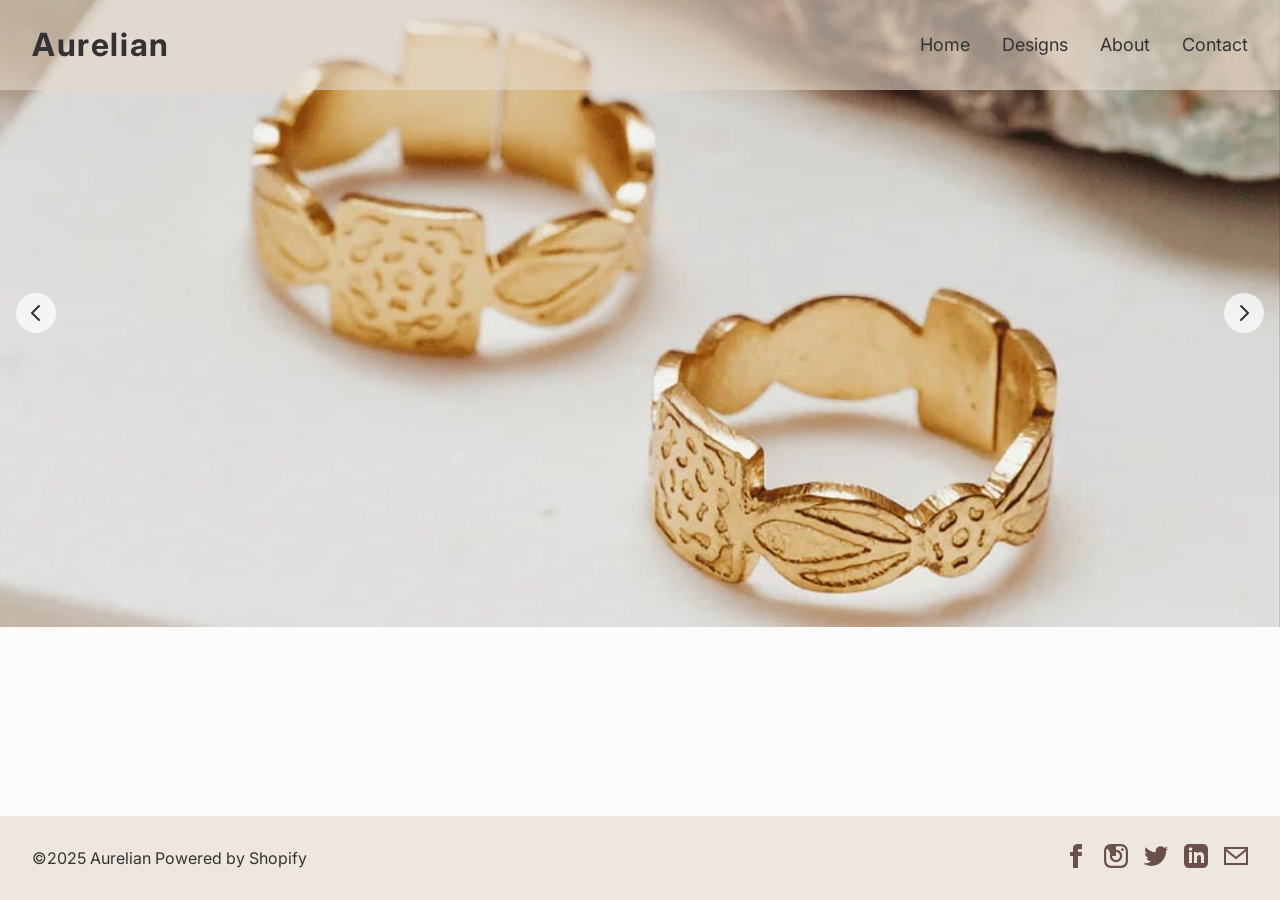
<file: index.html>
<!DOCTYPE html>
<html lang="en">
<head>
    <meta charset="UTF-8">
    <meta name="viewport" content="width=device-width, initial-scale=1.0">
    <title>Aurelian - Home</title>
    <link rel="preconnect" href="https://fonts.googleapis.com">
    <link rel="preconnect" href="https://fonts.gstatic.com" crossorigin>
    <link href="https://fonts.googleapis.com/css2?family=Inter:wght@400;500;700&display=swap" rel="stylesheet">
    <link rel="stylesheet" href="style.css">
    <script src="script.js" defer></script>
</head>
<body class="home-page"> 
    
    <div class="container">
        <!-- Header Section -->
        <header class="main-header bg-brand-beige-home">
            <h1 class="logo">Aurelian</h1>
            <nav class="main-nav">
                <ul>
                    <li><a href="index.html">Home</a></li>
                    <li><a href="designs.html">Designs</a></li>
                    <li><a href="about.html">About</a></li>
                    <li><a href="contact.html">Contact</a></li>
                </ul>
            </nav>
        </header>

        <!-- Main Content Section -->
        <main class="main-content">
            <!-- Image Carousel -->
            <div id="image-carousel" class="image-carousel">
               <img src="images/ring/Custom Ring 1.png" alt="Handcrafted Ring 1" class="carousel-img">
                
                <!-- Left Arrow -->
                <div id="prev-btn" class="slider-arrow arrow-left">
                    <svg xmlns="http://www.w3.org/2000/svg" class="arrow-svg" fill="none" viewBox="0 0 24 24" stroke="currentColor">
                        <path stroke-linecap="round" stroke-linejoin="round" stroke-width="2" d="M15 19l-7-7 7-7" />
                    </svg>
                </div>
                <!-- Right Arrow -->
                <div id="next-btn" class="slider-arrow arrow-right">
                     <svg xmlns="http://www.w3.org/2000/svg" class="arrow-svg" fill="none" viewBox="0 0 24 24" stroke="currentColor">
                        <path stroke-linecap="round" stroke-linejoin="round" stroke-width="2" d="M9 5l7 7-7 7" />
                    </svg>
                </div>
            </div>
        </main>

        <!-- Footer Section -->
        <footer class="main-footer bg-brand-beige-home">
            <p>&copy;2025 Aurelian Powered by Shopify</p>
            <div class="social-icons">
                <!-- Social Media Icons -->
                <a href="#">
                    <svg xmlns="http://www.w3.org/2000/svg" class="social-icon" fill="currentColor" viewBox="0 0 24 24"><path d="M9 8h-3v4h3v12h5v-12h3.642l.358-4h-4v-1.667c0-.955.192-1.333 1.115-1.333h2.885v-5h-3.808c-3.596 0-5.192 1.583-5.192 4.615v3.385z"/></svg>
                </a>
                <a href="#">
                   <svg xmlns="http://www.w3.org/2000/svg" class="social-icon" fill="currentColor" viewBox="0 0 24 24"><path d="M12 2.163c3.204 0 3.584.012 4.85.07 3.252.148 4.771 1.691 4.919 4.919.058 1.265.069 1.645.069 4.85s-.011 3.584-.069 4.85c-.149 3.225-1.664 4.771-4.919 4.919-1.266.058-1.644.07-4.85.07s-3.584-.012-4.85-.07c-3.252-.148-4.771-1.691-4.919-4.919-.058-1.265-.069-1.645-.069-4.85s.011-3.584.069-4.85c.149-3.225 1.664-4.771 4.919 4.919 1.266-.057 1.644-.069 4.85-.069zm0-2.163c-3.259 0-3.667.014-4.947.072-4.358.2-6.78 2.618-6.98 6.98-.059 1.281-.073 1.689-.073 4.948s.014 3.667.072 4.947c.2 4.358 2.618 6.78 6.98 6.98 1.281.058 1.689.072 4.948.072s3.667-.014 4.947-.072c4.358-.2 6.78-2.618 6.98-6.98.059-1.281.073-1.689.073-4.948s-.014-3.667-.072-4.947c-.2-4.358-2.618-6.78-6.98-6.98-1.281-.059-1.689-.073-4.948-.073zm0 5.838c-3.403 0-6.162 2.759-6.162 6.162s2.759 6.162 6.162 6.162 6.162-2.759 6.162-6.162-2.759-6.162-6.162-6.162zm0 10.162c-2.209 0-4-1.79-4-4s1.791-4 4-4 4 1.79 4 4-1.791 4-4 4zm6.406-11.845c-.796 0-1.441.645-1.441 1.44s.645 1.44 1.441 1.44 1.441-.645 1.441-1.44-.645-1.44-1.441-1.44z"/></svg>
                </a>
                <a href="#">
                    <svg xmlns="http://www.w3.org/2000/svg" class="social-icon" fill="currentColor" viewBox="0 0 24 24"><path d="M24 4.557c-.883.392-1.832.656-2.828.775 1.017-.609 1.798-1.574 2.167-2.724-.951.564-2.005.974-3.127 1.195-.897-.957-2.178-1.555-3.594-1.555-3.179 0-5.515 2.966-4.797 6.045-4.091-.205-7.719-2.165-10.148-5.144-1.29 2.213-.669 5.108 1.523 6.574-.806-.026-1.566-.247-2.229-.616v.064c0 2.296 1.634 4.212 3.802 4.652-.707.192-1.462.216-2.212.084.618 1.932 2.413 3.334 4.543 3.374-1.895 1.487-4.288 2.22-6.885 2.22-.447 0-.89-.026-1.328-.076 2.451 1.575 5.373 2.493 8.548 2.493 9.441 0 14.61-7.843 14.61-14.61 0-.223-.005-.446-.014-.668.998-.722 1.865-1.625 2.551-2.646z"/></svg>
                </a>
                 <a href="#">
                    <svg xmlns="http://www.w3.org/2000/svg" class="social-icon" fill="currentColor" viewBox="0 0 24 24"><path d="M19 0h-14c-2.761 0-5 2.239-5 5v14c0 2.761 2.239 5 5 5h14c2.762 0 5-2.239 5-5v-14c0-2.761-2.238-5-5-5zm-11 19h-3v-11h3v11zm-1.5-12.268c-.966 0-1.75-.79-1.75-1.764s.784-1.764 1.75-1.764 1.75.79 1.75 1.764-.783 1.764-1.75 1.764zm13.5 12.268h-3v-5.604c0-3.368-4-3.113-4 0v5.604h-3v-11h3v1.765c1.396-2.586 7-2.777 7 2.476v6.759z"/></svg>
                </a>
                <a href="#">
                    <svg xmlns="http://www.w3.org/2000/svg" class="social-icon" fill="currentColor" viewBox="0 0 24 24"><path d="M0 3v18h24v-18h-24zm21.518 2l-9.518 7.713-9.518-7.713h19.036zm-19.518 14v-11.817l10 8.104 10-8.104v11.817h-20z"/></svg>
                </a>
            </div>
        </footer>
    </div>
    <script src="script.js"></script>
</body>
</html>
</file>
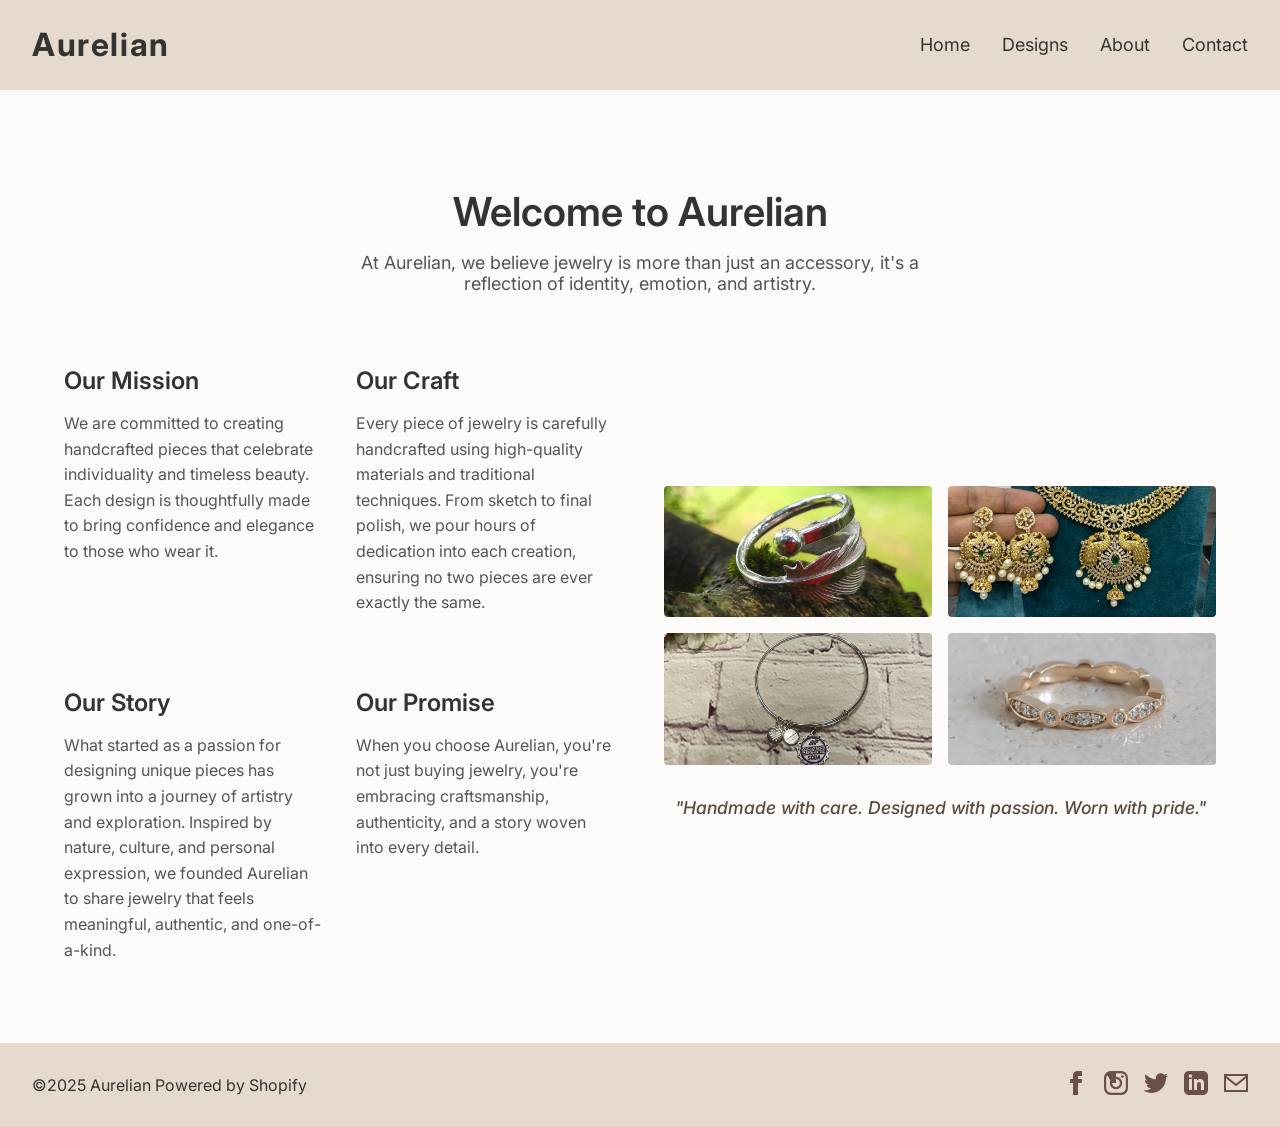
<file: about.html>
<!DOCTYPE html>
<html lang="en">
<head>
    <meta charset="UTF-8">
    <meta name="viewport" content="width=device-width, initial-scale=1.0">
    <title>Aurelian - About</title>
    <!-- Google Fonts - Inter -->
    <link rel="preconnect" href="https://fonts.googleapis.com">
    <link rel="preconnect" href="https://fonts.gstatic.com" crossorigin>
    <link href="https://fonts.googleapis.com/css2?family=Inter:wght@400;500;700&display=swap" rel="stylesheet">
    <!-- Custom Stylesheet -->
    <link rel="stylesheet" href="style.css">
</head>
<body>

    <div class="container">
        <!-- Header Section -->
        <header class="main-header bg-brand-beige">
            <h1 class="logo">Aurelian</h1>
            <nav class="main-nav">
                <ul>
                    <li><a href="index.html">Home</a></li>
                    <li><a href="designs.html">Designs</a></li>
                    <li><a href="about.html">About</a></li>
                    <li><a href="contact.html">Contact</a></li>
                </ul>
            </nav>
        </header>

        <!-- Main Content Section -->
        <main class="main-content about-page-padding">
            <section class="welcome-section">
                <h2>Welcome to Aurelian</h2>
                <p>At Aurelian, we believe jewelry is more than just an accessory, it's a reflection of identity, emotion, and artistry.</p>
            </section>

            <div class="about-grid">
                <div class="about-text-sections">
                    <div class="about-item">
                        <h3>Our Mission</h3>
                        <p>We are committed to creating handcrafted pieces that celebrate individuality and timeless beauty. Each design is thoughtfully made to bring confidence and elegance to those who wear it.</p>
                    </div>
                    <div class="about-item">
                        <h3>Our Craft</h3>
                        <p>Every piece of jewelry is carefully handcrafted using high-quality materials and traditional techniques. From sketch to final polish, we pour hours of dedication into each creation, ensuring no two pieces are ever exactly the same.</p>
                    </div>
                    <div class="about-item">
                        <h3>Our Story</h3>
                        <p>What started as a passion for designing unique pieces has grown into a journey of artistry and exploration. Inspired by nature, culture, and personal expression, we founded Aurelian to share jewelry that feels meaningful, authentic, and one-of-a-kind.</p>
                    </div>
                    <div class="about-item">
                        <h3>Our Promise</h3>
                        <p>When you choose Aurelian, you're not just buying jewelry, you're embracing craftsmanship, authenticity, and a story woven into every detail.</p>
                    </div>
                </div>

                <div class="about-images">
                    <img src="images/ring/Custom Ring 5.png" alt="Elegant ring with a blue stone" class="about-img">
                    <img src="images/necklace/Custom Necklace 5.png" alt="Beaded necklace with a leaf pendant" class="about-img">
                    <img src="images/bracelet/Custom Bracelet 10.png" alt="Ornate silver ring with a green stone" class="about-img">
                    <img src="images/ring/Custom Ring 10.png" alt="Woven bracelet with blue beads" class="about-img">
                    <p class="tagline">"Handmade with care. Designed with passion. Worn with pride."</p>
                </div>
            </div>

            
        </main>

        <!-- Footer Section -->
        <footer class="main-footer bg-brand-beige">
            <p>&copy;2025 Aurelian Powered by Shopify</p>
            <div class="social-icons">
                <!-- Social Media Icons -->
                <a href="#"><svg xmlns="http://www.w3.org/2000/svg" class="social-icon" fill="currentColor" viewBox="0 0 24 24"><path d="M9 8h-3v4h3v12h5v-12h3.642l.358-4h-4v-1.667c0-.955.192-1.333 1.115-1.333h2.885v-5h-3.808c-3.596 0-5.192 1.583-5.192 4.615v3.385z"/></svg></a>
                <a href="#"><svg xmlns="http://www.w3.org/2000/svg" class="social-icon" fill="currentColor" viewBox="0 0 24 24"><path d="M12 2.163c3.204 0 3.584.012 4.85.07 3.252.148 4.771 1.691 4.919 4.919.058 1.265.069 1.645.069 4.85s-.011 3.584-.069 4.85c-.149 3.225-1.664 4.771-4.919 4.919-1.266.058-1.644.07-4.85.07s-3.584-.012-4.85-.07c-3.252-.148-4.771-1.691-4.919-4.919-.058-1.265-.069-1.645-.069-4.85s.011-3.584.069-4.85c.149-3.225 1.664-4.771 4.919 4.919 1.266-.057 1.644-.069 4.85-.069zm0-2.163c-3.259 0-3.667.014-4.947.072-4.358.2-6.78 2.618-6.98 6.98-.059 1.281-.073 1.689-.073 4.948s.014 3.667.072 4.947c.2 4.358 2.618 6.78 6.98 6.98 1.281.058 1.689.072 4.948.072s3.667-.014 4.947-.072c4.358-.2 6.78-2.618 6.98-6.98.059-1.281.073-1.689.073-4.948s-.014-3.667-.072-4.947c-.2-4.358-2.618-6.78-6.98-6.98-1.281-.059-1.689-.073-4.948-.073zm0 5.838c-3.403 0-6.162 2.759-6.162 6.162s2.759 6.162 6.162 6.162 6.162-2.759 6.162-6.162-2.759-6.162-6.162-6.162zm0 10.162c-2.209 0-4-1.79-4-4s1.791-4 4-4 4 1.79 4 4-1.791 4-4 4zm6.406-11.845c-.796 0-1.441.645-1.441 1.44s.645 1.44 1.441 1.44 1.441-.645 1.441-1.44-.645-1.44-1.441-1.44z"/></svg></a>
                <a href="#"><svg xmlns="http://www.w3.org/2000/svg" class="social-icon" fill="currentColor" viewBox="0 0 24 24"><path d="M24 4.557c-.883.392-1.832.656-2.828.775 1.017-.609 1.798-1.574 2.167-2.724-.951.564-2.005.974-3.127 1.195-.897-.957-2.178-1.555-3.594-1.555-3.179 0-5.515 2.966-4.797 6.045-4.091-.205-7.719-2.165-10.148-5.144-1.29 2.213-.669 5.108 1.523 6.574-.806-.026-1.566-.247-2.229-.616v.064c0 2.296 1.634 4.212 3.802 4.652-.707.192-1.462.22-2.212.084.618 1.932 2.413 3.334 4.543 3.374-1.895 1.487-4.288 2.22-6.885 2.22-.447 0-.89-.026-1.328-.076 2.451 1.575 5.373 2.493 8.548 2.493 9.441 0 14.61-7.843 14.61-14.61 0-.223-.005-.446-.014-.668.998-.722 1.865-1.625 2.551-2.646z"/></svg></a>
                <a href="#"><svg xmlns="http://www.w3.org/2000/svg" class="social-icon" fill="currentColor" viewBox="0 0 24 24"><path d="M19 0h-14c-2.761 0-5 2.239-5 5v14c0 2.761 2.239 5 5 5h14c2.762 0 5-2.239 5-5v-14c0-2.761-2.238-5-5-5zm-11 19h-3v-11h3v11zm-1.5-12.268c-.966 0-1.75-.79-1.75-1.764s.784-1.764 1.75-1.764 1.75.79 1.75 1.764-.783 1.764-1.75 1.764zm13.5 12.268h-3v-5.604c0-3.368-4-3.113-4 0v5.604h-3v-11h3v1.765c1.396-2.586 7-2.777 7 2.476v6.759z"/></svg></a>
                <a href="#"><svg xmlns="http://www.w3.org/2000/svg" class="social-icon" fill="currentColor" viewBox="0 0 24 24"><path d="M0 3v18h24v-18h-24zm21.518 2l-9.518 7.713-9.518-7.713h19.036zm-19.518 14v-11.817l10 8.104 10-8.104v11.817h-20z"/></svg></a>
            </div>
        </footer>
    </div>
</body>
</html>
</file>
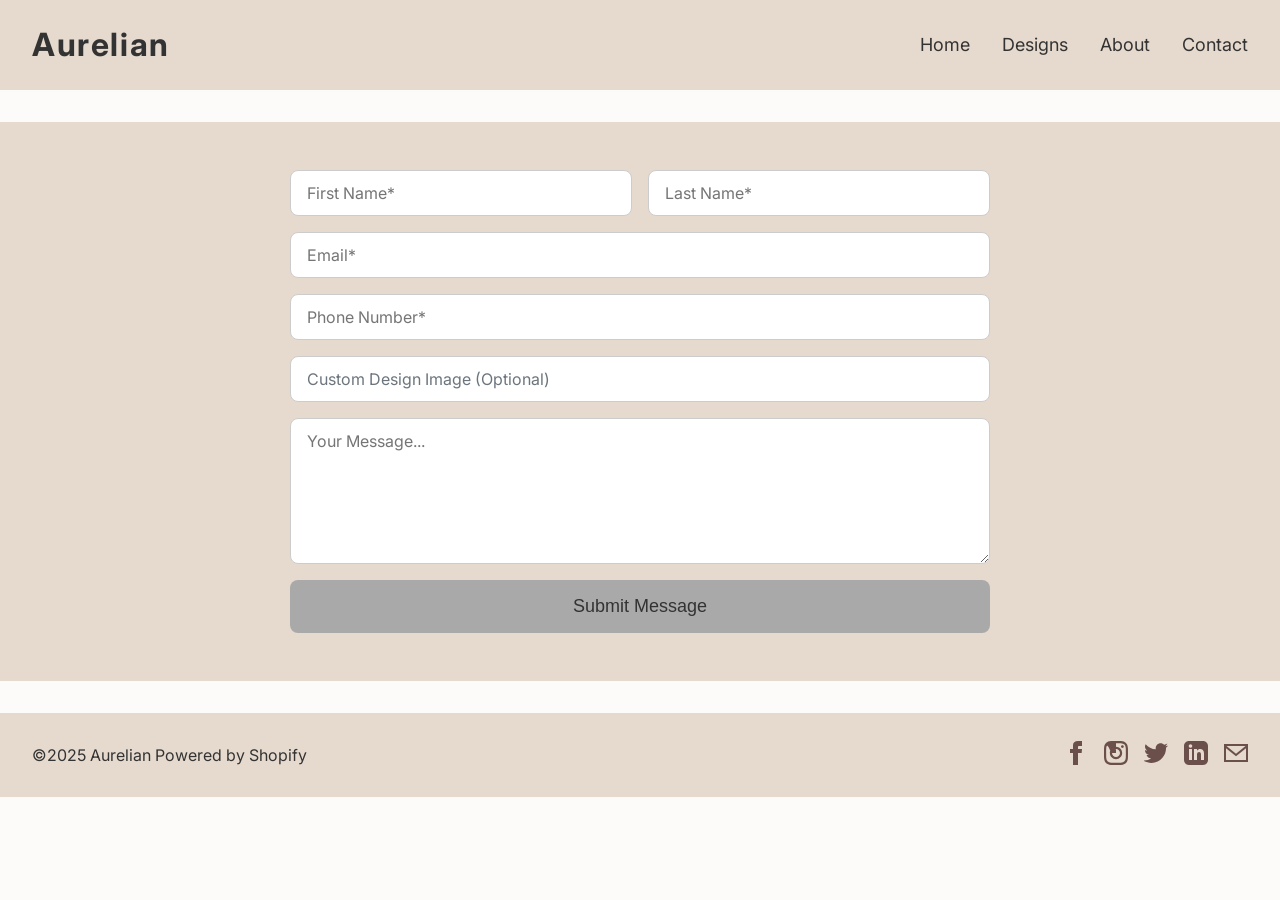
<file: contact.html>
<!DOCTYPE html>
<html lang="en">
<head>
    <meta charset="UTF-8">
    <meta name="viewport" content="width=device-width, initial-scale=1.0">
    <title>Aurelian - Contact</title>
    <!-- Google Fonts - Inter -->
    <link rel="preconnect" href="https://fonts.googleapis.com">
    <link rel="preconnect" href="https://fonts.gstatic.com" crossorigin>
    <link href="https://fonts.googleapis.com/css2?family=Inter:wght@400;500;700&display=swap" rel="stylesheet">
    <!-- Custom Stylesheet -->
    <link rel="stylesheet" href="style.css">
</head>
<body>

    <div class="container">
        <!-- Header Section -->
        <header class="main-header bg-brand-beige">
            <h1 class="logo">Aurelian</h1>
            <nav class="main-nav">
                <ul>
                    <li><a href="index.html">Home</a></li>
                    <li><a href="designs.html">Designs</a></li>
                    <li><a href="about.html">About</a></li>
                    <li><a href="contact.html">Contact</a></li>
                </ul>
            </nav>
        </header>

        <!-- Main Content Section -->
        <main class="main-content">
            <div class="contact-form-container bg-brand-beige">
                <form action="#" method="POST" class="contact-form">
                    <div class="form-row">
                        <input type="text" id="first-name" name="first-name" placeholder="First Name*" required class="form-input">
                        <input type="text" id="last-name" name="last-name" placeholder="Last Name*" required class="form-input">
                    </div>
                    <input type="email" id="email" name="email" placeholder="Email*" required class="form-input">
                    <input type="tel" id="phone" name="phone" placeholder="Phone Number*" required class="form-input">
                    <div class="file-input-wrapper">
                         <label for="custom-file" class="file-input-label">Custom Design Image (Optional)</label>
                         <input type="file" id="custom-file" name="custom-file" class="form-input-file">
                    </div>
                    <textarea id="message" name="message" rows="6" placeholder="Your Message..." class="form-textarea"></textarea>
                    <button type="submit" class="form-submit-btn">Submit Message</button>
                </form>
            </div>
        </main>

        <!-- Footer Section -->
        <footer class="main-footer bg-brand-beige">
            <p>&copy;2025 Aurelian Powered by Shopify</p>
            <div class="social-icons">
                <!-- Social Media Icons -->
                <a href="#"><svg xmlns="http://www.w3.org/2000/svg" class="social-icon" fill="currentColor" viewBox="0 0 24 24"><path d="M9 8h-3v4h3v12h5v-12h3.642l.358-4h-4v-1.667c0-.955.192-1.333 1.115-1.333h2.885v-5h-3.808c-3.596 0-5.192 1.583-5.192 4.615v3.385z"/></svg></a>
                <a href="#"><svg xmlns="http://www.w3.org/2000/svg" class="social-icon" fill="currentColor" viewBox="0 0 24 24"><path d="M12 2.163c3.204 0 3.584.012 4.85.07 3.252.148 4.771 1.691 4.919 4.919.058 1.265.069 1.645.069 4.85s-.011 3.584-.069 4.85c-.149 3.225-1.664 4.771-4.919 4.919-1.266.058-1.644.07-4.85.07s-3.584-.012-4.85-.07c-3.252-.148-4.771-1.691-4.919-4.919-.058-1.265-.069-1.645-.069-4.85s.011-3.584.069-4.85c.149-3.225 1.664-4.771 4.919 4.919 1.266-.057 1.644-.069 4.85-.069zm0-2.163c-3.259 0-3.667.014-4.947.072-4.358.2-6.78 2.618-6.98 6.98-.059 1.281-.073 1.689-.073 4.948s.014 3.667.072 4.947c.2 4.358 2.618 6.78 6.98 6.98 1.281.058 1.689.072 4.948.072s3.667-.014 4.947-.072c4.358-.2 6.78-2.618 6.98-6.98.059-1.281.073-1.689.073-4.948s-.014-3.667-.072-4.947c-.2-4.358-2.618-6.78-6.98-6.98-1.281-.059-1.689-.073-4.948-.073zm0 5.838c-3.403 0-6.162 2.759-6.162 6.162s2.759 6.162 6.162 6.162 6.162-2.759 6.162-6.162-2.759-6.162-6.162-6.162zm0 10.162c-2.209 0-4-1.79-4-4s1.791-4 4-4 4 1.79 4 4-1.791 4-4 4zm6.406-11.845c-.796 0-1.441.645-1.441 1.44s.645 1.44 1.441 1.44 1.441-.645 1.441-1.44-.645-1.44-1.441-1.44z"/></svg></a>
                <a href="#"><svg xmlns="http://www.w3.org/2000/svg" class="social-icon" fill="currentColor" viewBox="0 0 24 24"><path d="M24 4.557c-.883.392-1.832.656-2.828.775 1.017-.609 1.798-1.574 2.167-2.724-.951.564-2.005.974-3.127 1.195-.897-.957-2.178-1.555-3.594-1.555-3.179 0-5.515 2.966-4.797 6.045-4.091-.205-7.719-2.165-10.148-5.144-1.29 2.213-.669 5.108 1.523 6.574-.806-.026-1.566-.247-2.229-.616v.064c0 2.296 1.634 4.212 3.802 4.652-.707.192-1.462.22-2.212.084.618 1.932 2.413 3.334 4.543 3.374-1.895 1.487-4.288 2.22-6.885 2.22-.447 0-.89-.026-1.328-.076 2.451 1.575 5.373 2.493 8.548 2.493 9.441 0 14.61-7.843 14.61-14.61 0-.223-.005-.446-.014-.668.998-.722 1.865-1.625 2.551-2.646z"/></svg></a>
                <a href="#"><svg xmlns="http://www.w3.org/2000/svg" class="social-icon" fill="currentColor" viewBox="0 0 24 24"><path d="M19 0h-14c-2.761 0-5 2.239-5 5v14c0 2.761 2.239 5 5 5h14c2.762 0 5-2.239 5-5v-14c0-2.761-2.238-5-5-5zm-11 19h-3v-11h3v11zm-1.5-12.268c-.966 0-1.75-.79-1.75-1.764s.784-1.764 1.75-1.764 1.75.79 1.75 1.764-.783 1.764-1.75 1.764zm13.5 12.268h-3v-5.604c0-3.368-4-3.113-4 0v5.604h-3v-11h3v1.765c1.396-2.586 7-2.777 7 2.476v6.759z"/></svg></a>
                <a href="#"><svg xmlns="http://www.w3.org/2000/svg" class="social-icon" fill="currentColor" viewBox="0 0 24 24"><path d="M0 3v18h24v-18h-24zm21.518 2l-9.518 7.713-9.518-7.713h19.036zm-19.518 14v-11.817l10 8.104 10-8.104v11.817h-20z"/></svg></a>
            </div>
        </footer>
    </div>
</body>
</html>
</file>
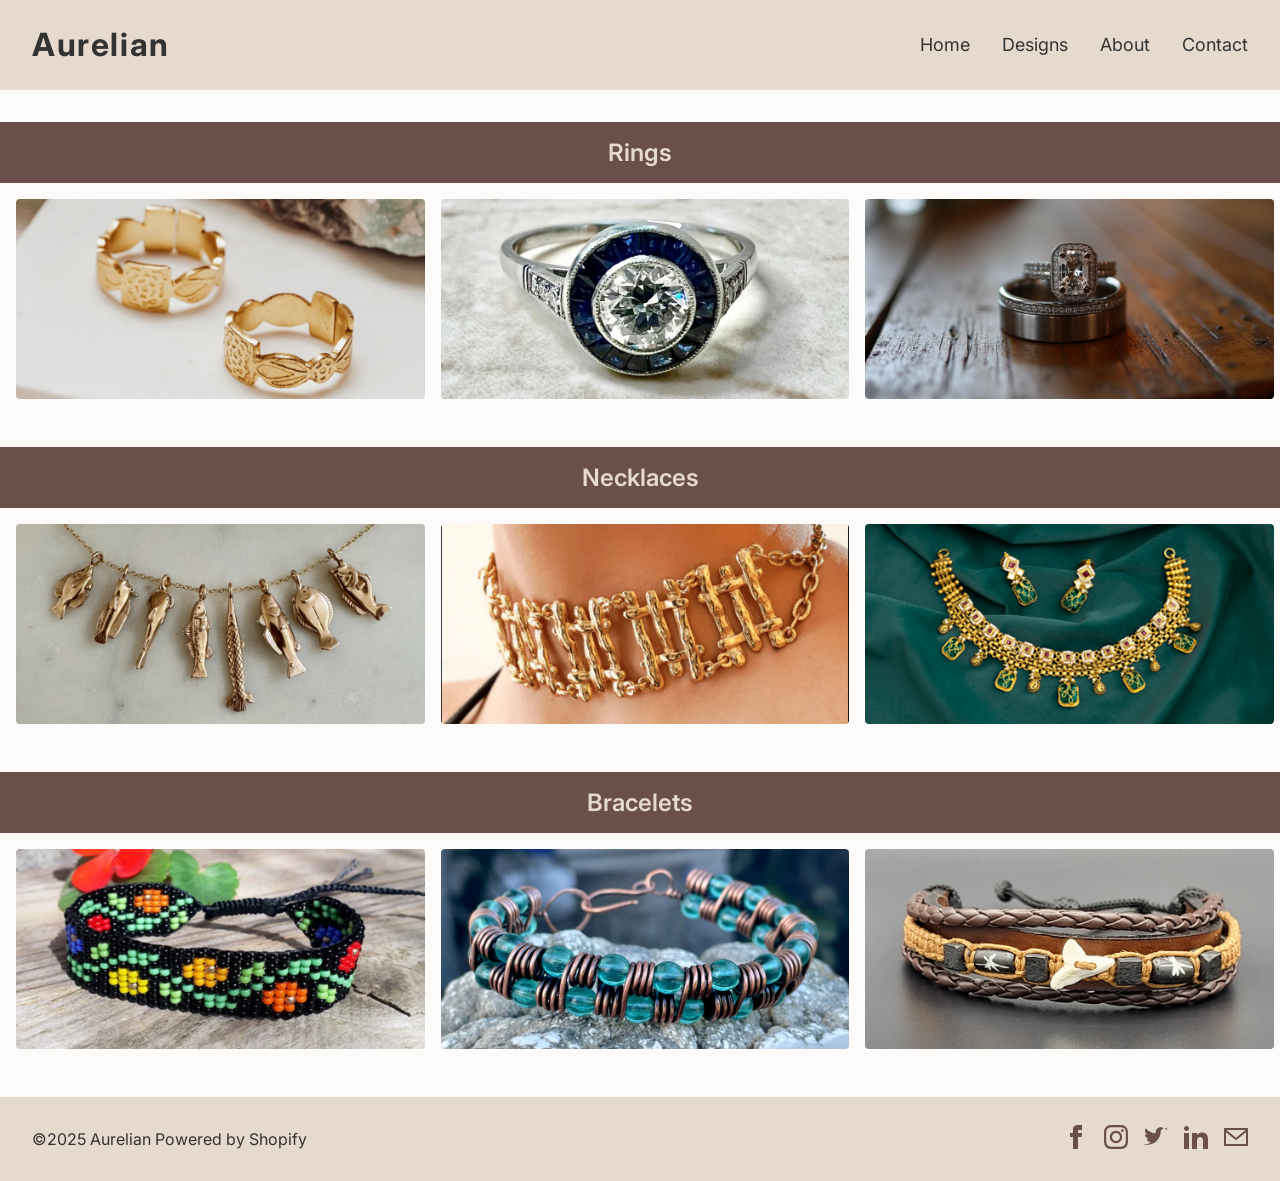
<file: designs.html>
<!DOCTYPE html>
<html lang="en">
<head>
    <meta charset="UTF-8">
    <meta name="viewport" content="width=device-width, initial-scale=1.0">
    <title>Aurelian - Designs</title>
    <link rel="stylesheet" href="style.css">
    <!-- Google Fonts - Inter -->
    <link rel="preconnect" href="https://fonts.googleapis.com">
    <link rel="preconnect" href="https://fonts.gstatic.com" crossorigin>
    <link href="https://fonts.googleapis.com/css2?family=Inter:wght@400;500;700&display=swap" rel="stylesheet">
</head>
<body>
    <div class="container">
        <!-- Header Section -->
        <header class="main-header bg-brand-beige">
            <h1 class="logo">Aurelian</h1>
            <nav class="main-nav">
                <ul>
                    <li><a href="index.html">Home</a></li>
                    <li><a href="designs.html">Designs</a></li>
                    <li><a href="about.html">About</a></li>
                    <li><a href="contact.html">Contact</a></li>
                </ul>
            </nav>
        </header>

        <!-- Main Content Section -->
        <main class="main-content">
            <!-- Rings Section -->
            <section class="gallery-section">
                <div class="category-header">
                    <h2>Rings</h2>
                </div>
                <div class="image-gallery">
                    <img src="images/ring/Custom Ring 1.png" alt="Handcrafted Ring 1" class="gallery-image">
                    <img src="images/ring/Custom Ring 2.png" alt="Handcrafted Ring 2" class="gallery-image">
                    <img src="images/ring/Custom Ring 3.png" alt="Handcrafted Ring 3" class="gallery-image">
                    <img src="images/ring/Custom Ring 4.png" alt="Handcrafted Ring 4" class="gallery-image">
                    <img src="images/ring/Custom Ring 5.png" alt="Handcrafted Ring 5" class="gallery-image">
                    <img src="images/ring/Custom Ring 6.png" alt="Handcrafted Ring 6" class="gallery-image">
                    <img src="images/ring/Custom Ring 7.png" alt="Handcrafted Ring 7" class="gallery-image">
                    <img src="images/ring/Custom Ring 8.png" alt="Handcrafted Ring 8" class="gallery-image">
                    <img src="images/ring/Custom Ring 9.png" alt="Handcrafted Ring 9" class="gallery-image">
                    <img src="images/ring/Custom Ring 10.png" alt="Handcrafted Ring 10" class="gallery-image">
                </div>
            </section>

            <!-- Necklaces Section -->
            <section class="gallery-section">
                <div class="category-header">
                    <h2>Necklaces</h2>
                </div>
                <div class="image-gallery">
                    <img src="images/necklace/Custom Necklace 1.png" alt="Handcrafted Necklace 1" class="gallery-image">
                    <img src="images/necklace/Custom Necklace 2.png" alt="Handcrafted Necklace 2" class="gallery-image">
                    <img src="images/necklace/Custom Necklace 3.png" alt="Handcrafted Necklace 3" class="gallery-image">
                    <img src="images/necklace/Custom Necklace 4.png" alt="Handcrafted Necklace 4" class="gallery-image">
                    <img src="images/necklace/Custom Necklace 5.png" alt="Handcrafted Necklace 5" class="gallery-image">
                    <img src="images/necklace/Custom Necklace 6.png" alt="Handcrafted Necklace 6" class="gallery-image">
                    <img src="images/necklace/Custom Necklace 7.png" alt="Handcrafted Necklace 7" class="gallery-image">
                    <img src="images/necklace/Custom Necklace 8.png" alt="Handcrafted Necklace 8" class="gallery-image">
                    <img src="images/necklace/Custom Necklace 9.png" alt="Handcrafted Necklace 9" class="gallery-image">
                    <img src="images/necklace/Custom Necklace 10.png" alt="Handcrafted Necklace 10" class="gallery-image">
                </div>
            </section>

            <!-- Bracelets Section -->
            <section class="gallery-section">
                <div class="category-header">
                    <h2>Bracelets</h2>
                </div>
                <div class="image-gallery">
                    <img src="images/bracelet/Custom Bracelet 1.png" alt="Handcrafted Bracelet 1" class="gallery-image">
                    <img src="images/bracelet/Custom Bracelet 2.png" alt="Handcrafted Bracelet 2" class="gallery-image">
                    <img src="images/bracelet/Custom Bracelet 3.png" alt="Handcrafted Bracelet 3" class="gallery-image">
                    <img src="images/bracelet/Custom Bracelet 4.png" alt="Handcrafted Bracelet 4" class="gallery-image">
                    <img src="images/bracelet/Custom Bracelet 5.png" alt="Handcrafted Bracelet 5" class="gallery-image">
                    <img src="images/bracelet/Custom Bracelet 6.png" alt="Handcrafted Bracelet 6" class="gallery-image">
                    <img src="images/bracelet/Custom Bracelet 7.png" alt="Handcrafted Bracelet 7" class="gallery-image">
                    <img src="images/bracelet/Custom Bracelet 8.png" alt="Handcrafted Bracelet 8" class="gallery-image">
                    <img src="images/bracelet/Custom Bracelet 9.png" alt="Handcrafted Bracelet 9" class="gallery-image">
                    <img src="images/bracelet/Custom Bracelet 10.png" alt="Handcrafted Bracelet 10" class="gallery-image">
                </div>
            </section>
        </main>

        <!-- Footer Section -->
        <footer class="main-footer bg-brand-beige">
            <p class="copyright">&copy;2025 Aurelian Powered by Shopify</p>
            <div class="social-icons">
                <!-- Social Media Icons (SVGs) -->
                <a href="#"><svg class="social-icon" xmlns="http://www.w3.org/2000/svg" fill="currentColor" viewBox="0 0 24 24"><path d="M9 8h-3v4h3v12h5v-12h3.642l.358-4h-4v-1.667c0-.955.192-1.333 1.115-1.333h2.885v-5h-3.808c-3.596 0-5.192 1.583-5.192 4.615v3.385z"/></svg></a>
                <a href="#"><svg class="social-icon" xmlns="http://www.w3.org/2000/svg" fill="currentColor" viewBox="0 0 24 24"><path d="M12 2.163c3.204 0 3.584.012 4.85.07 3.252.148 4.771 1.691 4.919 4.919.058 1.265.069 1.645.069 4.85s-.011 3.584-.069 4.85c-.149 3.225-1.664 4.771-4.919 4.919-1.266.058-1.644.07-4.85.07s-3.584-.012-4.85-.07c-3.252-.148-4.771-1.691-4.919-4.919-.058-1.265-.069-1.645-.069-4.85s.011-3.584.069-4.85c.149-3.225 1.664-4.771 4.919-4.919 1.266-.057 1.644-.069 4.85-.069zm0-2.163c-3.259 0-3.667.014-4.947.072-4.358.2-6.78 2.618-6.98 6.98-.059 1.281-.073 1.689-.073 4.948s.014 3.667.072 4.947c.2 4.358 2.618 6.78 6.98 6.98 1.281.058 1.689.072 4.948.072s3.667-.014 4.947-.072c4.358-.2 6.78-2.618 6.98-6.98.059-1.281.073-1.689.073-4.948s-.014-3.667-.072-4.947c-.2-4.358-2.618-6.78-6.98-6.98-1.281-.059-1.689-.073-4.948-.073zm0 5.838c-3.403 0-6.162 2.759-6.162 6.162s2.759 6.162 6.162 6.162 6.162-2.759 6.162-6.162-2.759-6.162-6.162-6.162zm0 10.162c-2.209 0-4-1.79-4-4s1.791-4 4-4 4 1.79 4 4-1.791 4-4 4zm6.406-11.845c-.796 0-1.441.645-1.441 1.44s.645 1.44 1.441 1.44 1.441-.645 1.441-1.44-.645-1.44-1.441-1.44z"/></svg></a>
                <a href="#"><svg class="social-icon" xmlns="http://www.w3.org/2000/svg" fill="currentColor" viewBox="0 0 24 24"><path d="M24 4.557c-.883.392-1.832.656-2.828.775 1.017-.609 1.798-1.574 2.165-2.724-.951.564-2.005.974-3.127 1.195-.897-.957-2.178-1.555-3.594-1.555-3.179 0-5.515 2.966-4.797 6.045-4.091-.205-7.719-2.165-10.148-5.144-1.29 2.213-.669 5.108 1.523 6.574-.806-.026-1.566-.247-2.229-.616v.064c0 2.298 1.634 4.212 3.793 4.649-.65.177-1.353.23-2.064.078.621 1.956 2.444 3.379 4.6 3.419-1.625 1.275-3.674 2.03-5.894 1.723-1.895-.12-3.757-.64-5.466-1.463 2.11 1.352 4.612 2.145 7.29 2.145 8.75 0 13.529-7.249 13.529-13.529 0-.206-.005-.411-.013-.615.93-.671 1.729-1.501 2.366-2.45z"/></svg></a>
                <a href="#"><svg class="social-icon" xmlns="http://www.w3.org/2000/svg" fill="currentColor" viewBox="0 0 24 24"><path d="M4.98 3.5c0 1.381-1.11 2.5-2.48 2.5s-2.48-1.119-2.48-2.5c0-1.38 1.11-2.5 2.48-2.5s2.48 1.12 2.48 2.5zm.02 4.5h-5v16h5v-16zm7.982 0h-4.968v16h4.969v-8.399c0-4.67 6.029-5.052 6.029 0v8.399h4.988v-10.131c0-7.88-8.922-7.593-11.018-3.714v-2.155z"/></svg></a>
                <a href="#"><svg class="social-icon" xmlns="http://www.w3.org/2000/svg" fill="currentColor" viewBox="0 0 24 24"><path d="M0 3v18h24v-18h-24zm21.518 2l-9.518 7.713-9.518-7.713h19.036zm-19.518 14v-11.817l10 8.104 10-8.104v11.817h-20z"/></svg></a>
            </div>
        </footer>
    </div>
</body>
</html>
</file>
<file: style.css>
/* General Body Styles */
body {
    font-family: 'Inter', sans-serif;
    background-color: #FCFBF9; 
    color: #333;
    margin: 0; 
}

/* Re-usable container - Now full width */
.container {
    width: 100%;
}

/* Header and Footer */
.main-header { 
    display: flex; 
    justify-content: space-between; 
    align-items: center; 
    padding: 0.25rem 2rem; 
    box-sizing: border-box; /* Ensures padding is included in the width */ 
    margin-bottom: 2rem; /* Added whitespace below the header */ 
} 

.main-footer { 
    display: flex; 
    justify-content: space-between; 
    align-items: center; 
    padding: 1rem 2rem; 
    box-sizing: border-box; /* Ensures padding is included in the width */ 
    margin-top: 2rem; 
}

.home-page .main-header {
    display: flex;
    justify-content: space-between;
    align-items: center;
    padding: 0.25rem 2rem; /* Removes padding */
    margin: 0; /* Removes spacing */
    box-sizing: border-box;
    position: absolute; /* Optional: makes header overlay the image */
    width: 100%;
    z-index: 10; /* Keeps it on top of the carousel */
}

.home-page .main-footer {
    display: flex;
    justify-content: space-between;
    align-items: center;
    padding: 1rem 2rem;
    box-sizing: border-box;
    position: absolute; /* overlays content */
    bottom: 0;
    left: 0;
    width: 100%;
    z-index: 10;
}

.logo {
    font-size: 2rem;
    font-weight: bold;
    letter-spacing: 0.05em;
}

/* Navigation */
.main-nav ul {
    list-style: none;
    display: flex;
    margin: 0;
    padding: 0;
}

.main-nav li {
    margin-left: 2rem;
}

.main-nav a {
    text-decoration: none;
    color: #333;
    font-size: 1.125rem;
    transition: color 0.3s ease;
}

.main-nav a:hover {
    color: #6c757d;
}

/* Main Content Area */
.main-content {
    width: 100%;
}

/* Homepage Carousel */
.image-carousel {
    position: relative;
    width: 100%;
}

.carousel-img {
    width: 100%;
    height: auto;
    display: block;
}

/* Social Icons */
.social-icons {
    display: flex;
    align-items: center;
}

.social-icon {
    color: #6a4f4b;
    height: 1.5rem;
    width: 1.5rem;
    margin-left: 1rem;
    opacity: 1;
    transition: opacity 0.3s ease;
}

.social-icon:hover {
    color: #333;
    opacity: 0.75;
}

/* Custom background color to match the design */
.bg-brand-beige {
    background-color: #E6DACE;
}
.bg-brand-beige-home {
    background-color: #E6DACE99;
}

/* Style for the slider arrows on the homepage */
.slider-arrow {
    position: absolute;
    top: 50%;
    transform: translateY(-50%);
    background-color: rgba(255, 255, 255, 0.7);
    border-radius: 50%;
    width: 40px;
    height: 40px;
    display: flex;
    align-items: center;
    justify-content: center;
    cursor: pointer;
    transition: background-color 0.3s;
}

.slider-arrow:hover {
    background-color: rgba(255, 255, 255, 1);
}

.arrow-left {
    left: 1rem;
}

.arrow-right {
    right: 1rem;
}

.arrow-svg {
    width: 1.5rem;
    height: 1.5rem;
    color: #333;
}


/* Styles for Designs Page */
.gallery-section {
    margin: 2rem 0;
}

.category-header {
    background-color: #6a4f4b; /* Dark brown from the design */
    color: #E6DACE; /* Beige text color */
    padding: 1rem 2rem;
    text-align: center;
}

.category-header h2 {
    font-size: 1.5rem;
    font-weight: 600;
    margin: 0;
}

.image-gallery {
    display: flex;
    overflow-x: auto; /* This enables horizontal scrolling */
    -webkit-overflow-scrolling: touch; /* Smooth scrolling on touch devices */
    padding: 1rem;
    box-sizing: border-box; /* Ensures padding is included in the width */
}

.gallery-image {
    height: 200px; 
    width: auto;
    object-fit: cover;
    margin-right: 1rem; 
    flex-shrink: 0; 
    border-radius: 0.25rem; 
}

.gallery-image:last-child {
    margin-right: 0;
}

/* Styles for About Page */
.about-page-padding {
    padding: 2rem 4rem;
    box-sizing: border-box;
}

.welcome-section {
    text-align: center;
    margin-bottom: 3rem;
}

.welcome-section h2 {
    font-size: 2.5rem;
    margin-bottom: 1rem;
    font-weight: 600;
}

.welcome-section p {
    font-size: 1.125rem;
    color: #555;
    max-width: 600px;
    margin: 0 auto;
}

.about-grid {
    display: grid;
    grid-template-columns: 1fr 1fr;
    gap: 3rem;
    align-items: center;
}

.about-text-sections {
    display: grid;
    grid-template-columns: 1fr 1fr;
    gap: 2rem;
}

.about-item h3 {
    font-size: 1.5rem;
    font-weight: 600;
    margin-bottom: 0.5rem;
}

.about-item p {
    color: #555;
    line-height: 1.6;
}

.about-images {
    display: grid;
    grid-template-columns: 1fr 1fr;
    gap: 1rem;
    text-align: center;
}
.about-images .tagline {
    grid-column: 1 / -1; 
    margin-top: 1rem;
    font-style: italic;
    color: #5a4a3f;
    font-size: 1.1rem;
}

.about-img {
    width: 100%;
    height: 100%;
    object-fit: cover;
    border-radius: 0.25rem;
}

.tagline {
    text-align: center;
    margin-top: 3rem;
    font-size: 1.25rem;
    font-weight: 500;
    color: #333;
}

/* Styles for Contact Page */
.contact-form-container {
    padding: 3rem 0;
}

.contact-form {
    max-width: 700px;
    margin: 0 auto;
    display: flex;
    flex-direction: column;
    gap: 1rem;
}

.form-row {
    display: grid;
    grid-template-columns: 1fr 1fr;
    gap: 1rem;
}

.form-input, .form-textarea, .form-input-file {
    width: 100%;
    padding: 0.75rem 1rem;
    border: 1px solid #ccc;
    border-radius: 8px;
    font-size: 1rem;
    box-sizing: border-box;
    font-family: 'Inter', sans-serif;
}

.form-textarea {
    resize: vertical;
}

.file-input-wrapper {
    border: 1px solid #ccc;
    border-radius: 8px;
    padding: 0.75rem 1rem;
    background-color: white;
    position: relative;
    cursor: pointer;
}

.file-input-label {
    color: #6c757d;
}

.form-input-file {
    opacity: 0;
    position: absolute;
    top: 0;
    left: 0;
    width: 100%;
    height: 100%;
    cursor: pointer;
}

.form-submit-btn {
    padding: 1rem;
    border: none;
    border-radius: 8px;
    background-color: #A9A9A9; /* Grey from design */
    color: #333;
    font-size: 1.125rem;
    font-weight: 500;
    cursor: pointer;
    transition: background-color 0.3s ease;
}

.form-submit-btn:hover {
    background-color: #8c8c8c;
}
</file>
